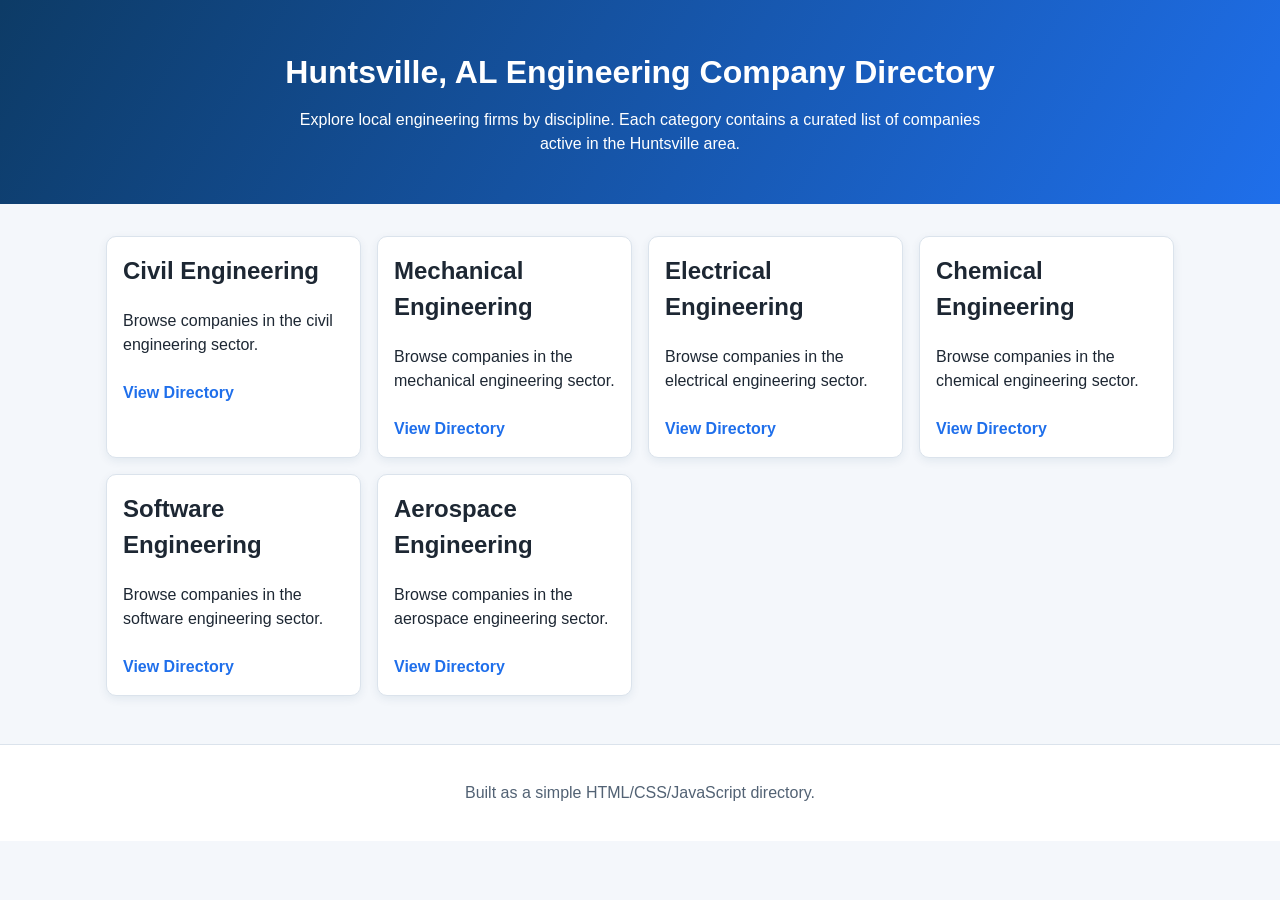
<file: index.html>
<!DOCTYPE html>
<html lang="en">
  <head>
    <meta charset="UTF-8" />
    <meta name="viewport" content="width=device-width, initial-scale=1.0" />
    <title>Huntsville Engineering Directory</title>
    <link rel="stylesheet" href="styles.css" />
  </head>
  <body>
    <header class="hero">
      <h1>Huntsville, AL Engineering Company Directory</h1>
      <p>
        Explore local engineering firms by discipline. Each category contains a
        curated list of companies active in the Huntsville area.
      </p>
    </header>

    <main>
      <section class="category-grid" id="category-grid"></section>
    </main>

    <footer>
      <p>Built as a simple HTML/CSS/JavaScript directory.</p>
    </footer>

    <script src="script.js"></script>
  </body>
</html>
</file>
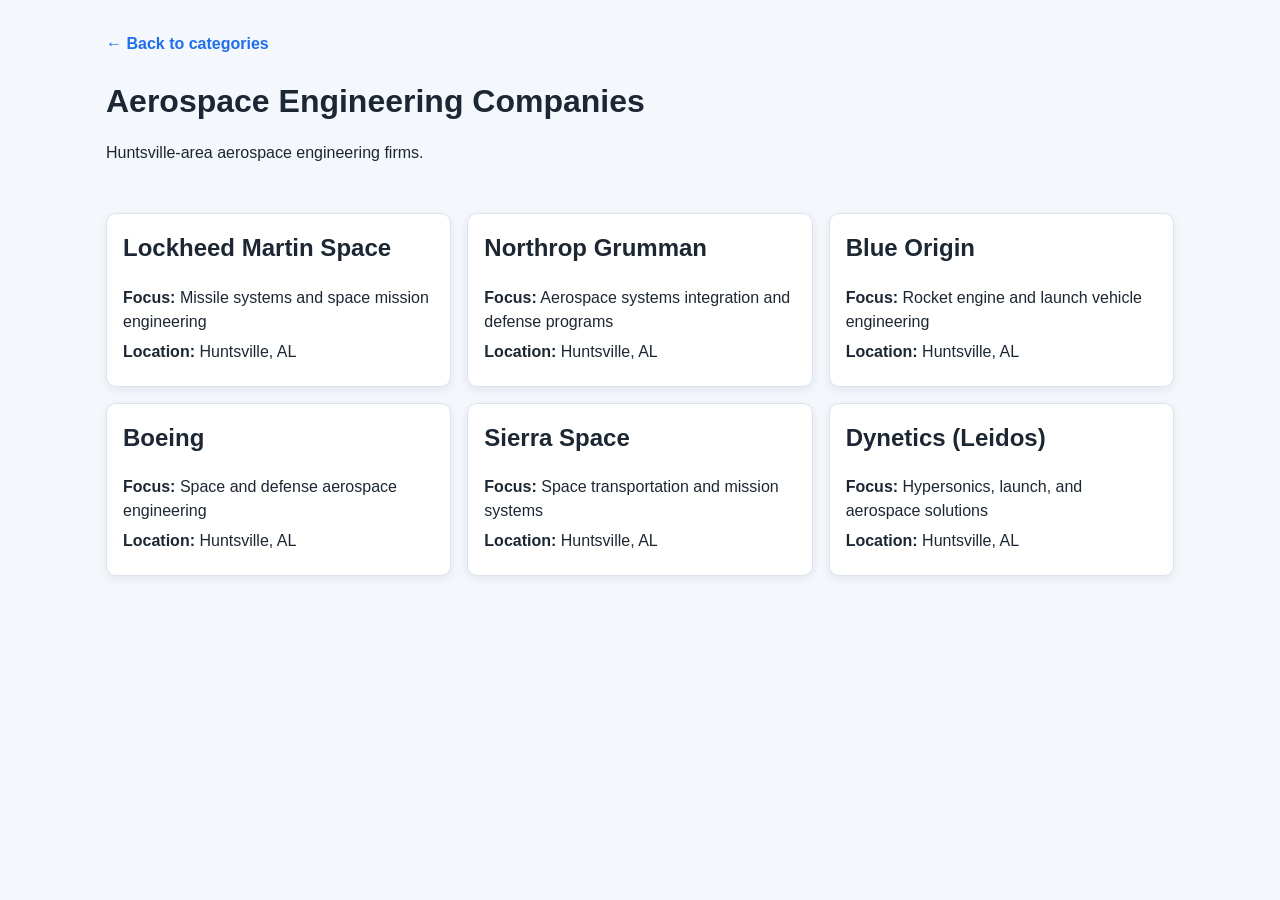
<file: pages/aerospace.html>
<!DOCTYPE html>
<html lang="en">
  <head>
    <meta charset="UTF-8" />
    <meta name="viewport" content="width=device-width, initial-scale=1.0" />
    <title>Aerospace Engineering - Huntsville Directory</title>
    <link rel="stylesheet" href="../styles.css" />
  </head>
  <body>
    <div class="page-header">
      <a class="back-link" href="../index.html">← Back to categories</a>
      <h1>Aerospace Engineering Companies</h1>
      <p>Huntsville-area aerospace engineering firms.</p>
    </div>
    <main>
      <section class="company-grid">
        <article class="company-card"><h2>Lockheed Martin Space</h2><p><strong>Focus:</strong> Missile systems and space mission engineering</p><p><strong>Location:</strong> Huntsville, AL</p></article>
        <article class="company-card"><h2>Northrop Grumman</h2><p><strong>Focus:</strong> Aerospace systems integration and defense programs</p><p><strong>Location:</strong> Huntsville, AL</p></article>
        <article class="company-card"><h2>Blue Origin</h2><p><strong>Focus:</strong> Rocket engine and launch vehicle engineering</p><p><strong>Location:</strong> Huntsville, AL</p></article>
        <article class="company-card"><h2>Boeing</h2><p><strong>Focus:</strong> Space and defense aerospace engineering</p><p><strong>Location:</strong> Huntsville, AL</p></article>
        <article class="company-card"><h2>Sierra Space</h2><p><strong>Focus:</strong> Space transportation and mission systems</p><p><strong>Location:</strong> Huntsville, AL</p></article>
        <article class="company-card"><h2>Dynetics (Leidos)</h2><p><strong>Focus:</strong> Hypersonics, launch, and aerospace solutions</p><p><strong>Location:</strong> Huntsville, AL</p></article>
      </section>
    </main>
  </body>
</html>
</file>
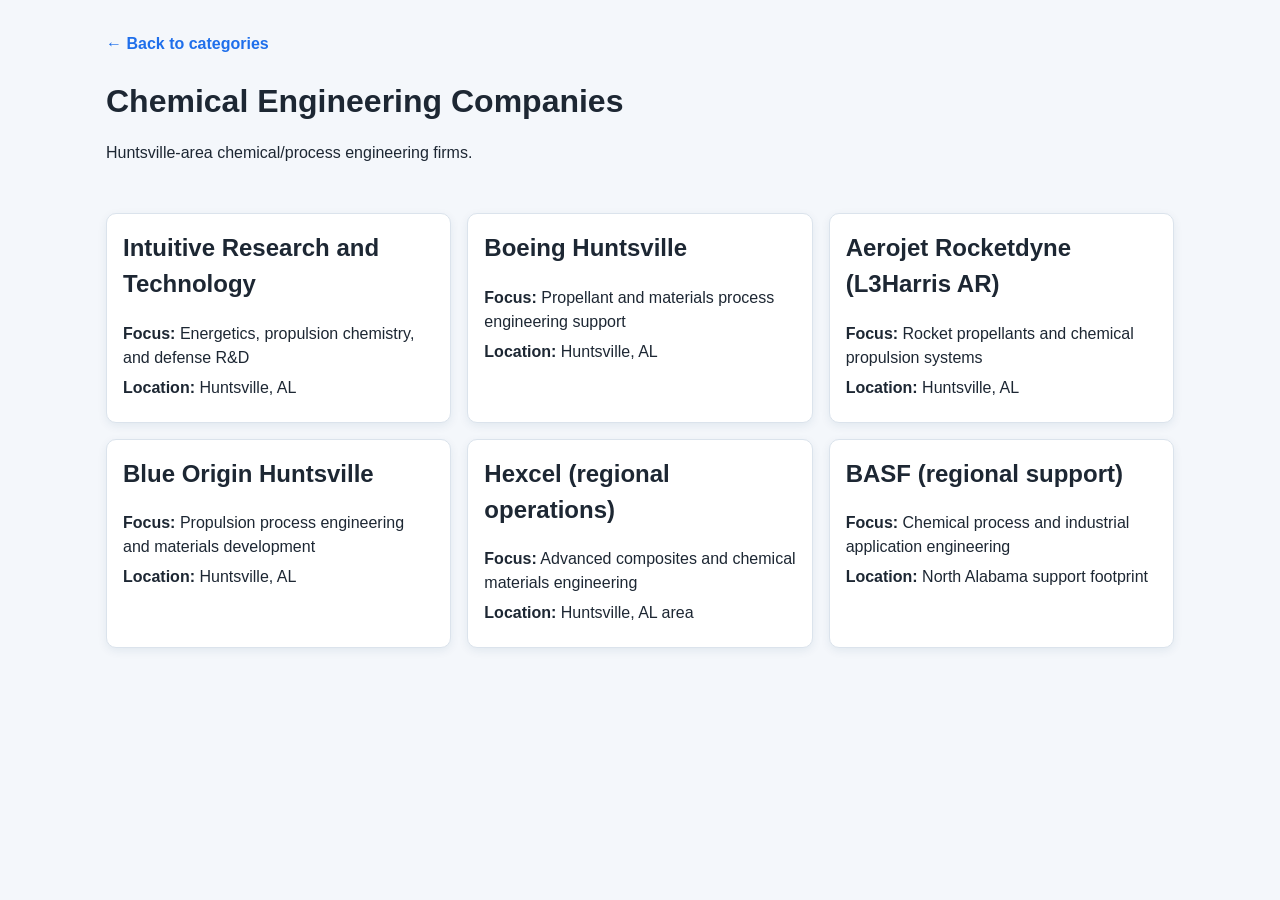
<file: pages/chemical.html>
<!DOCTYPE html>
<html lang="en">
  <head>
    <meta charset="UTF-8" />
    <meta name="viewport" content="width=device-width, initial-scale=1.0" />
    <title>Chemical Engineering - Huntsville Directory</title>
    <link rel="stylesheet" href="../styles.css" />
  </head>
  <body>
    <div class="page-header">
      <a class="back-link" href="../index.html">← Back to categories</a>
      <h1>Chemical Engineering Companies</h1>
      <p>Huntsville-area chemical/process engineering firms.</p>
    </div>
    <main>
      <section class="company-grid">
        <article class="company-card"><h2>Intuitive Research and Technology</h2><p><strong>Focus:</strong> Energetics, propulsion chemistry, and defense R&D</p><p><strong>Location:</strong> Huntsville, AL</p></article>
        <article class="company-card"><h2>Boeing Huntsville</h2><p><strong>Focus:</strong> Propellant and materials process engineering support</p><p><strong>Location:</strong> Huntsville, AL</p></article>
        <article class="company-card"><h2>Aerojet Rocketdyne (L3Harris AR)</h2><p><strong>Focus:</strong> Rocket propellants and chemical propulsion systems</p><p><strong>Location:</strong> Huntsville, AL</p></article>
        <article class="company-card"><h2>Blue Origin Huntsville</h2><p><strong>Focus:</strong> Propulsion process engineering and materials development</p><p><strong>Location:</strong> Huntsville, AL</p></article>
        <article class="company-card"><h2>Hexcel (regional operations)</h2><p><strong>Focus:</strong> Advanced composites and chemical materials engineering</p><p><strong>Location:</strong> Huntsville, AL area</p></article>
        <article class="company-card"><h2>BASF (regional support)</h2><p><strong>Focus:</strong> Chemical process and industrial application engineering</p><p><strong>Location:</strong> North Alabama support footprint</p></article>
      </section>
    </main>
  </body>
</html>
</file>
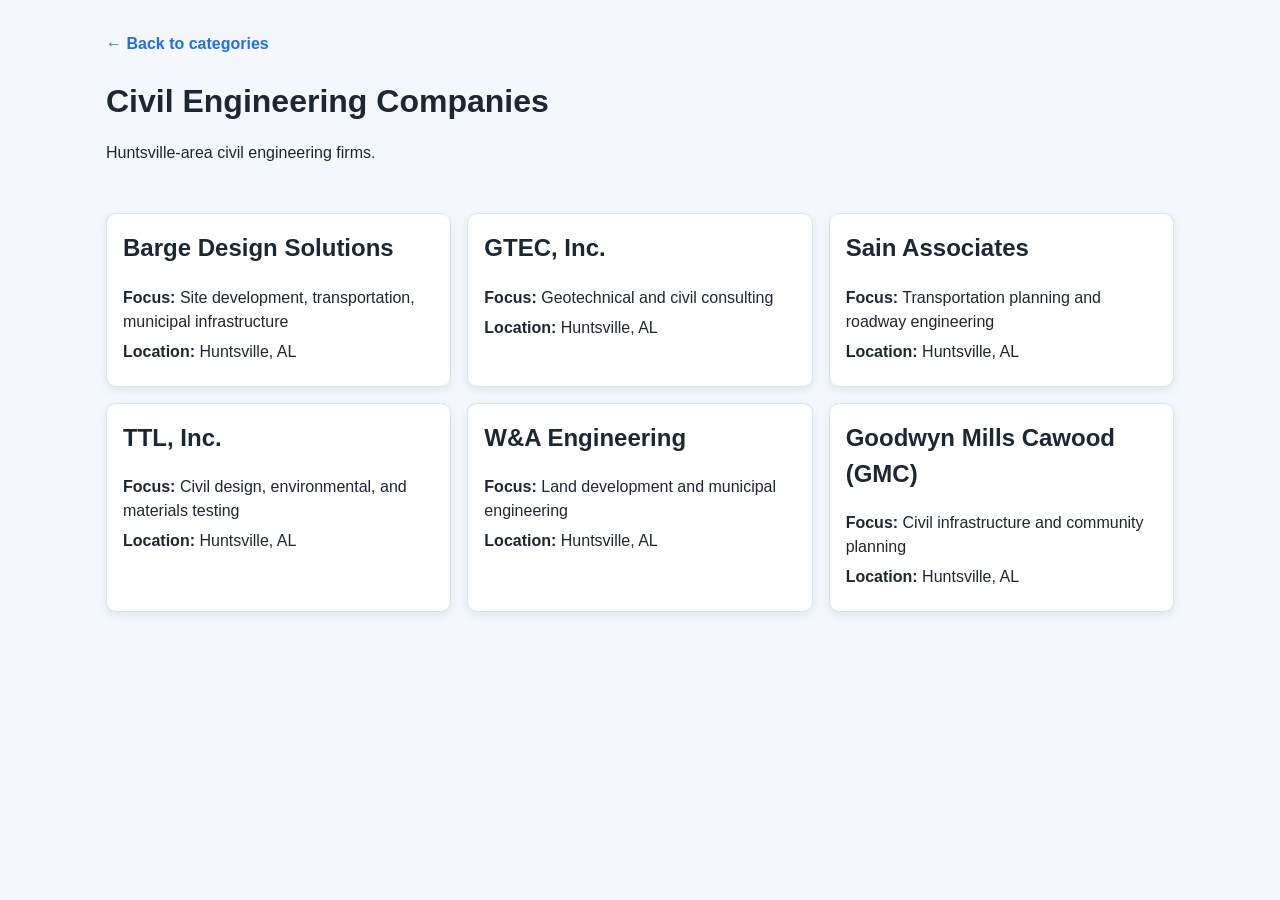
<file: pages/civil.html>
<!DOCTYPE html>
<html lang="en">
  <head>
    <meta charset="UTF-8" />
    <meta name="viewport" content="width=device-width, initial-scale=1.0" />
    <title>Civil Engineering - Huntsville Directory</title>
    <link rel="stylesheet" href="../styles.css" />
  </head>
  <body>
    <div class="page-header">
      <a class="back-link" href="../index.html">← Back to categories</a>
      <h1>Civil Engineering Companies</h1>
      <p>Huntsville-area civil engineering firms.</p>
    </div>
    <main>
      <section class="company-grid">
        <article class="company-card"><h2>Barge Design Solutions</h2><p><strong>Focus:</strong> Site development, transportation, municipal infrastructure</p><p><strong>Location:</strong> Huntsville, AL</p></article>
        <article class="company-card"><h2>GTEC, Inc.</h2><p><strong>Focus:</strong> Geotechnical and civil consulting</p><p><strong>Location:</strong> Huntsville, AL</p></article>
        <article class="company-card"><h2>Sain Associates</h2><p><strong>Focus:</strong> Transportation planning and roadway engineering</p><p><strong>Location:</strong> Huntsville, AL</p></article>
        <article class="company-card"><h2>TTL, Inc.</h2><p><strong>Focus:</strong> Civil design, environmental, and materials testing</p><p><strong>Location:</strong> Huntsville, AL</p></article>
        <article class="company-card"><h2>W&A Engineering</h2><p><strong>Focus:</strong> Land development and municipal engineering</p><p><strong>Location:</strong> Huntsville, AL</p></article>
        <article class="company-card"><h2>Goodwyn Mills Cawood (GMC)</h2><p><strong>Focus:</strong> Civil infrastructure and community planning</p><p><strong>Location:</strong> Huntsville, AL</p></article>
      </section>
    </main>
  </body>
</html>
</file>
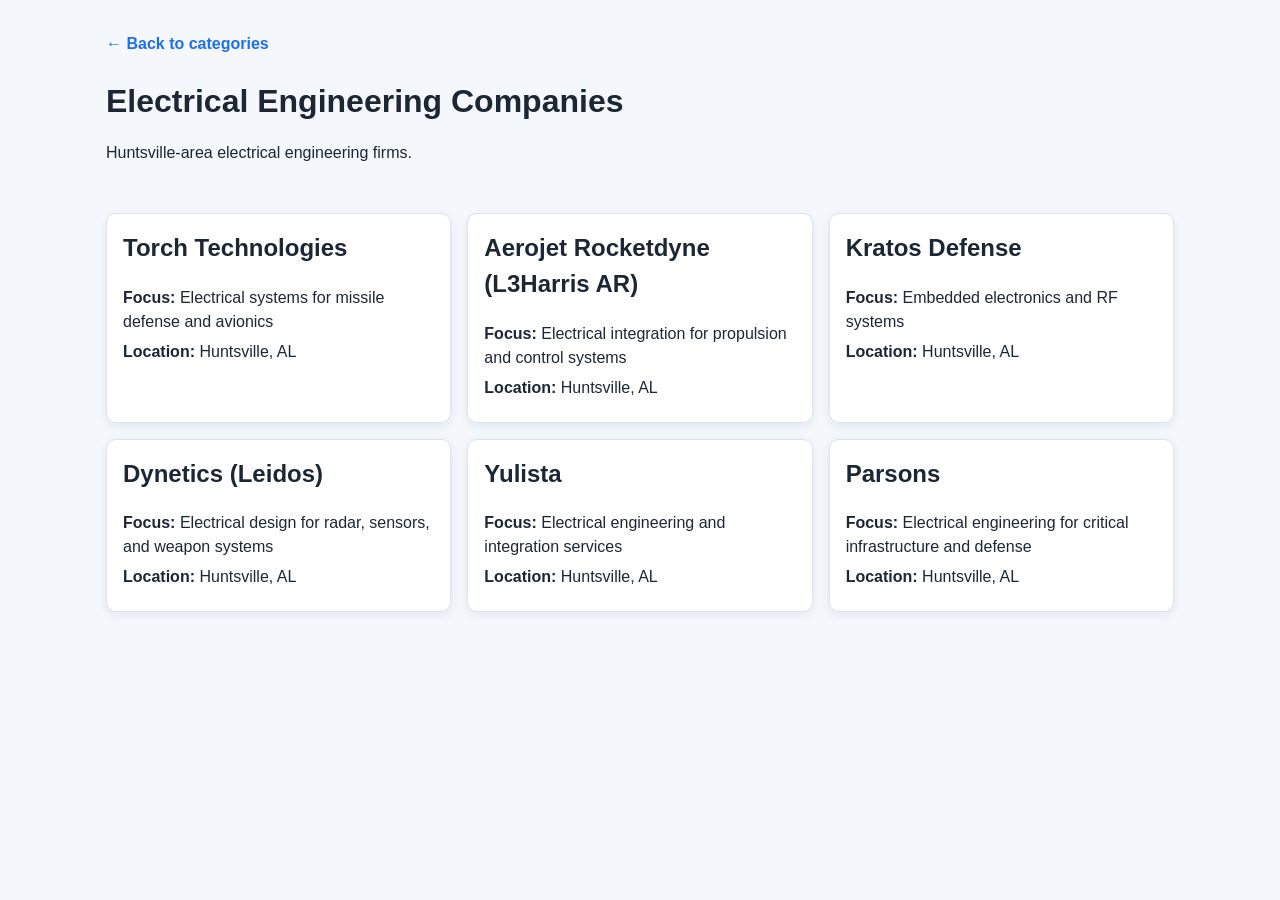
<file: pages/electrical.html>
<!DOCTYPE html>
<html lang="en">
  <head>
    <meta charset="UTF-8" />
    <meta name="viewport" content="width=device-width, initial-scale=1.0" />
    <title>Electrical Engineering - Huntsville Directory</title>
    <link rel="stylesheet" href="../styles.css" />
  </head>
  <body>
    <div class="page-header">
      <a class="back-link" href="../index.html">← Back to categories</a>
      <h1>Electrical Engineering Companies</h1>
      <p>Huntsville-area electrical engineering firms.</p>
    </div>
    <main>
      <section class="company-grid">
        <article class="company-card"><h2>Torch Technologies</h2><p><strong>Focus:</strong> Electrical systems for missile defense and avionics</p><p><strong>Location:</strong> Huntsville, AL</p></article>
        <article class="company-card"><h2>Aerojet Rocketdyne (L3Harris AR)</h2><p><strong>Focus:</strong> Electrical integration for propulsion and control systems</p><p><strong>Location:</strong> Huntsville, AL</p></article>
        <article class="company-card"><h2>Kratos Defense</h2><p><strong>Focus:</strong> Embedded electronics and RF systems</p><p><strong>Location:</strong> Huntsville, AL</p></article>
        <article class="company-card"><h2>Dynetics (Leidos)</h2><p><strong>Focus:</strong> Electrical design for radar, sensors, and weapon systems</p><p><strong>Location:</strong> Huntsville, AL</p></article>
        <article class="company-card"><h2>Yulista</h2><p><strong>Focus:</strong> Electrical engineering and integration services</p><p><strong>Location:</strong> Huntsville, AL</p></article>
        <article class="company-card"><h2>Parsons</h2><p><strong>Focus:</strong> Electrical engineering for critical infrastructure and defense</p><p><strong>Location:</strong> Huntsville, AL</p></article>
      </section>
    </main>
  </body>
</html>
</file>
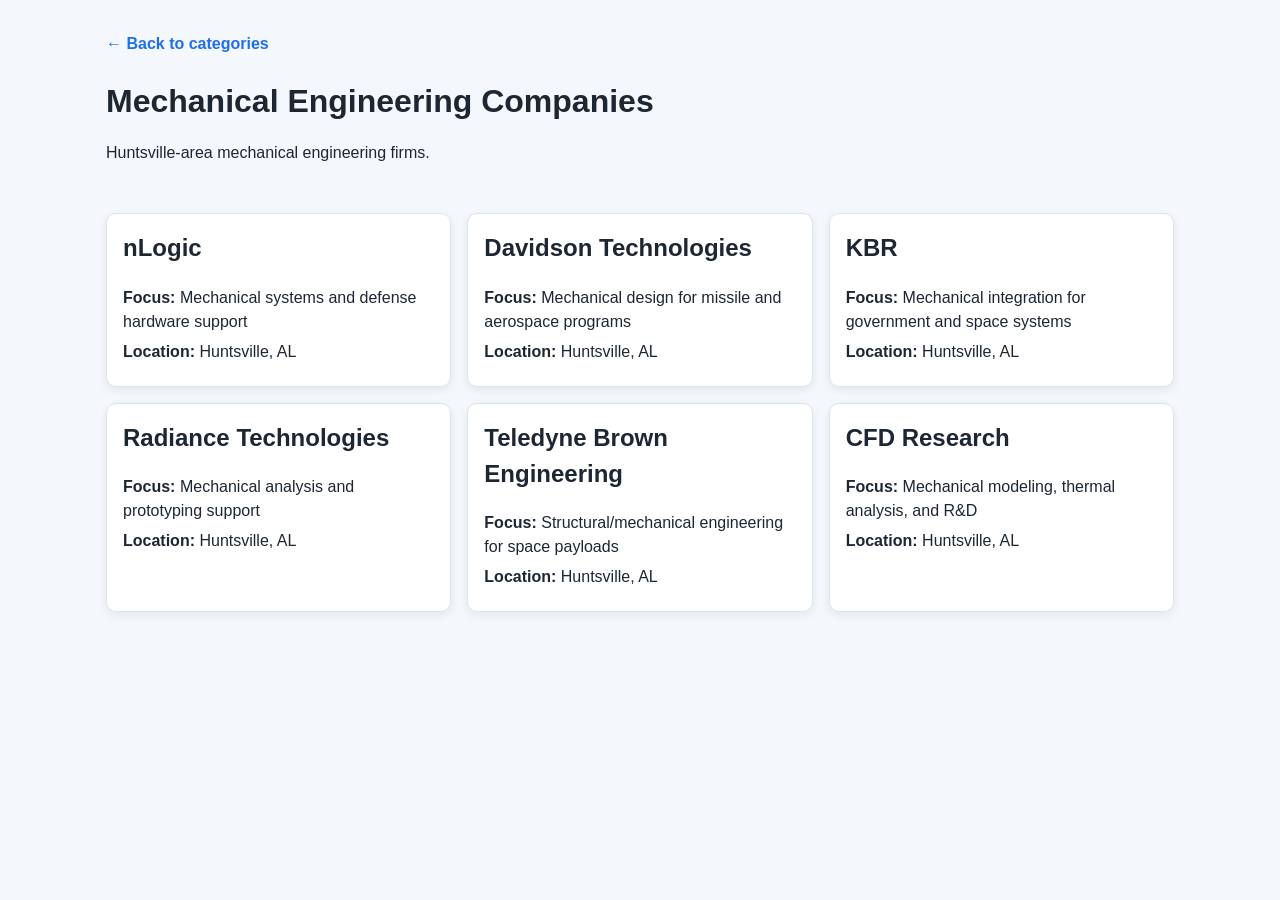
<file: pages/mechanical.html>
<!DOCTYPE html>
<html lang="en">
  <head>
    <meta charset="UTF-8" />
    <meta name="viewport" content="width=device-width, initial-scale=1.0" />
    <title>Mechanical Engineering - Huntsville Directory</title>
    <link rel="stylesheet" href="../styles.css" />
  </head>
  <body>
    <div class="page-header">
      <a class="back-link" href="../index.html">← Back to categories</a>
      <h1>Mechanical Engineering Companies</h1>
      <p>Huntsville-area mechanical engineering firms.</p>
    </div>
    <main>
      <section class="company-grid">
        <article class="company-card"><h2>nLogic</h2><p><strong>Focus:</strong> Mechanical systems and defense hardware support</p><p><strong>Location:</strong> Huntsville, AL</p></article>
        <article class="company-card"><h2>Davidson Technologies</h2><p><strong>Focus:</strong> Mechanical design for missile and aerospace programs</p><p><strong>Location:</strong> Huntsville, AL</p></article>
        <article class="company-card"><h2>KBR</h2><p><strong>Focus:</strong> Mechanical integration for government and space systems</p><p><strong>Location:</strong> Huntsville, AL</p></article>
        <article class="company-card"><h2>Radiance Technologies</h2><p><strong>Focus:</strong> Mechanical analysis and prototyping support</p><p><strong>Location:</strong> Huntsville, AL</p></article>
        <article class="company-card"><h2>Teledyne Brown Engineering</h2><p><strong>Focus:</strong> Structural/mechanical engineering for space payloads</p><p><strong>Location:</strong> Huntsville, AL</p></article>
        <article class="company-card"><h2>CFD Research</h2><p><strong>Focus:</strong> Mechanical modeling, thermal analysis, and R&D</p><p><strong>Location:</strong> Huntsville, AL</p></article>
      </section>
    </main>
  </body>
</html>
</file>
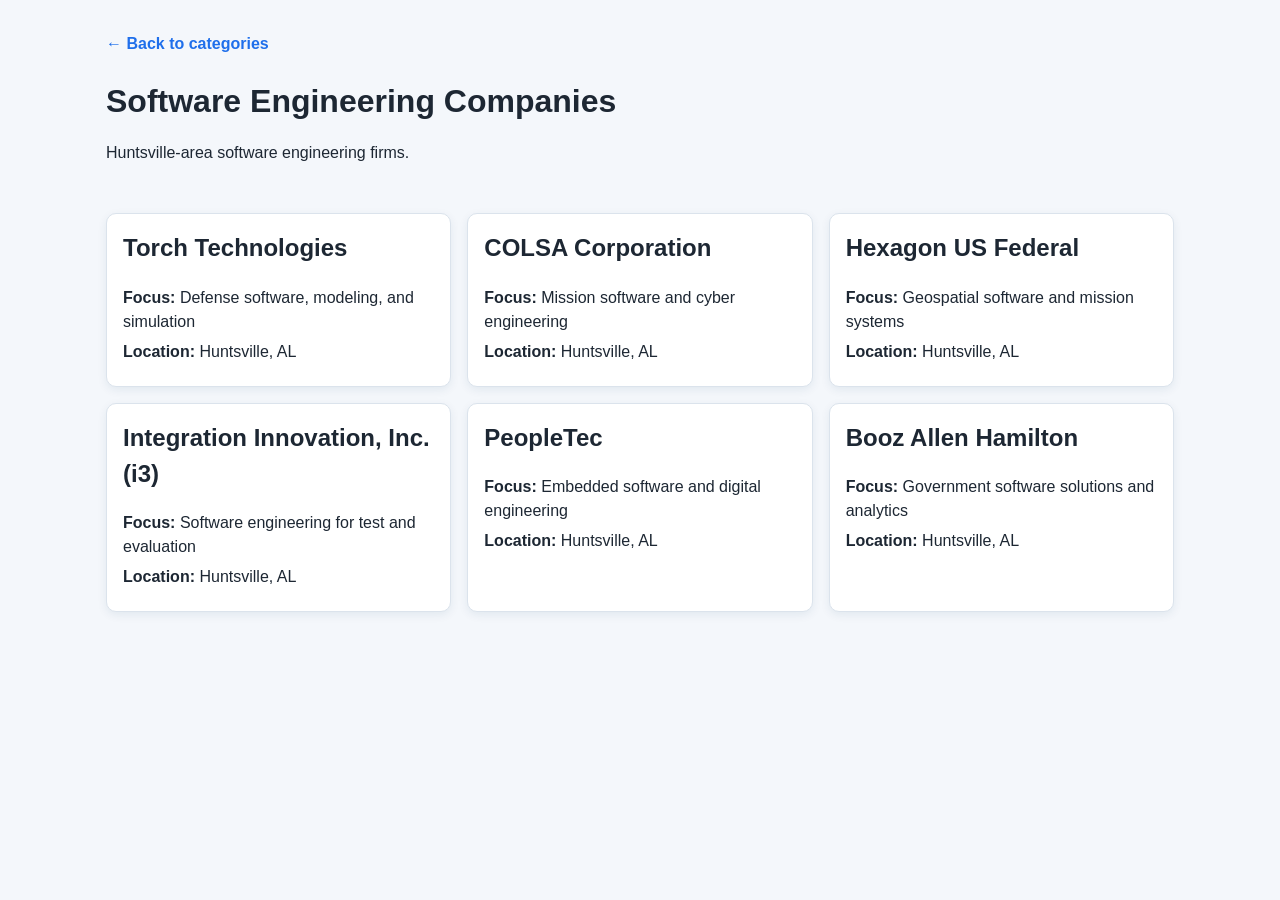
<file: pages/software.html>
<!DOCTYPE html>
<html lang="en">
  <head>
    <meta charset="UTF-8" />
    <meta name="viewport" content="width=device-width, initial-scale=1.0" />
    <title>Software Engineering - Huntsville Directory</title>
    <link rel="stylesheet" href="../styles.css" />
  </head>
  <body>
    <div class="page-header">
      <a class="back-link" href="../index.html">← Back to categories</a>
      <h1>Software Engineering Companies</h1>
      <p>Huntsville-area software engineering firms.</p>
    </div>
    <main>
      <section class="company-grid">
        <article class="company-card"><h2>Torch Technologies</h2><p><strong>Focus:</strong> Defense software, modeling, and simulation</p><p><strong>Location:</strong> Huntsville, AL</p></article>
        <article class="company-card"><h2>COLSA Corporation</h2><p><strong>Focus:</strong> Mission software and cyber engineering</p><p><strong>Location:</strong> Huntsville, AL</p></article>
        <article class="company-card"><h2>Hexagon US Federal</h2><p><strong>Focus:</strong> Geospatial software and mission systems</p><p><strong>Location:</strong> Huntsville, AL</p></article>
        <article class="company-card"><h2>Integration Innovation, Inc. (i3)</h2><p><strong>Focus:</strong> Software engineering for test and evaluation</p><p><strong>Location:</strong> Huntsville, AL</p></article>
        <article class="company-card"><h2>PeopleTec</h2><p><strong>Focus:</strong> Embedded software and digital engineering</p><p><strong>Location:</strong> Huntsville, AL</p></article>
        <article class="company-card"><h2>Booz Allen Hamilton</h2><p><strong>Focus:</strong> Government software solutions and analytics</p><p><strong>Location:</strong> Huntsville, AL</p></article>
      </section>
    </main>
  </body>
</html>
</file>
<file: styles.css>
:root {
  --bg: #f4f7fb;
  --card: #ffffff;
  --text: #1d2733;
  --muted: #526274;
  --accent: #1f6feb;
}

* {
  box-sizing: border-box;
}

body {
  margin: 0;
  font-family: Arial, Helvetica, sans-serif;
  color: var(--text);
  background: var(--bg);
  line-height: 1.5;
}

.hero {
  background: linear-gradient(120deg, #0d3b66, #1f6feb);
  color: white;
  padding: 3rem 1.25rem;
  text-align: center;
}

.hero h1 {
  margin: 0 0 0.75rem;
}

.hero p {
  margin: 0 auto;
  max-width: 720px;
}

main {
  max-width: 1100px;
  margin: 0 auto;
  padding: 2rem 1rem 3rem;
}

.category-grid {
  display: grid;
  gap: 1rem;
  grid-template-columns: repeat(auto-fit, minmax(220px, 1fr));
}

.category-card,
.company-card {
  background: var(--card);
  border-radius: 10px;
  border: 1px solid #dbe3ec;
  padding: 1rem;
  box-shadow: 0 3px 10px rgba(13, 59, 102, 0.08);
}

.category-card h2,
.company-card h2 {
  margin-top: 0;
}

.category-card a,
.back-link {
  display: inline-block;
  margin-top: 0.5rem;
  color: var(--accent);
  font-weight: 600;
  text-decoration: none;
}

.category-card a:hover,
.back-link:hover {
  text-decoration: underline;
}

.page-header {
  max-width: 1100px;
  margin: 0 auto;
  padding: 1.5rem 1rem 0;
}

.page-header h1 {
  margin-bottom: 0.25rem;
}

.company-grid {
  display: grid;
  gap: 1rem;
  grid-template-columns: repeat(auto-fit, minmax(280px, 1fr));
}

.company-card p {
  margin: 0.35rem 0;
}

footer {
  text-align: center;
  padding: 1.25rem;
  color: var(--muted);
  border-top: 1px solid #dbe3ec;
  background: #fff;
}
</file>
